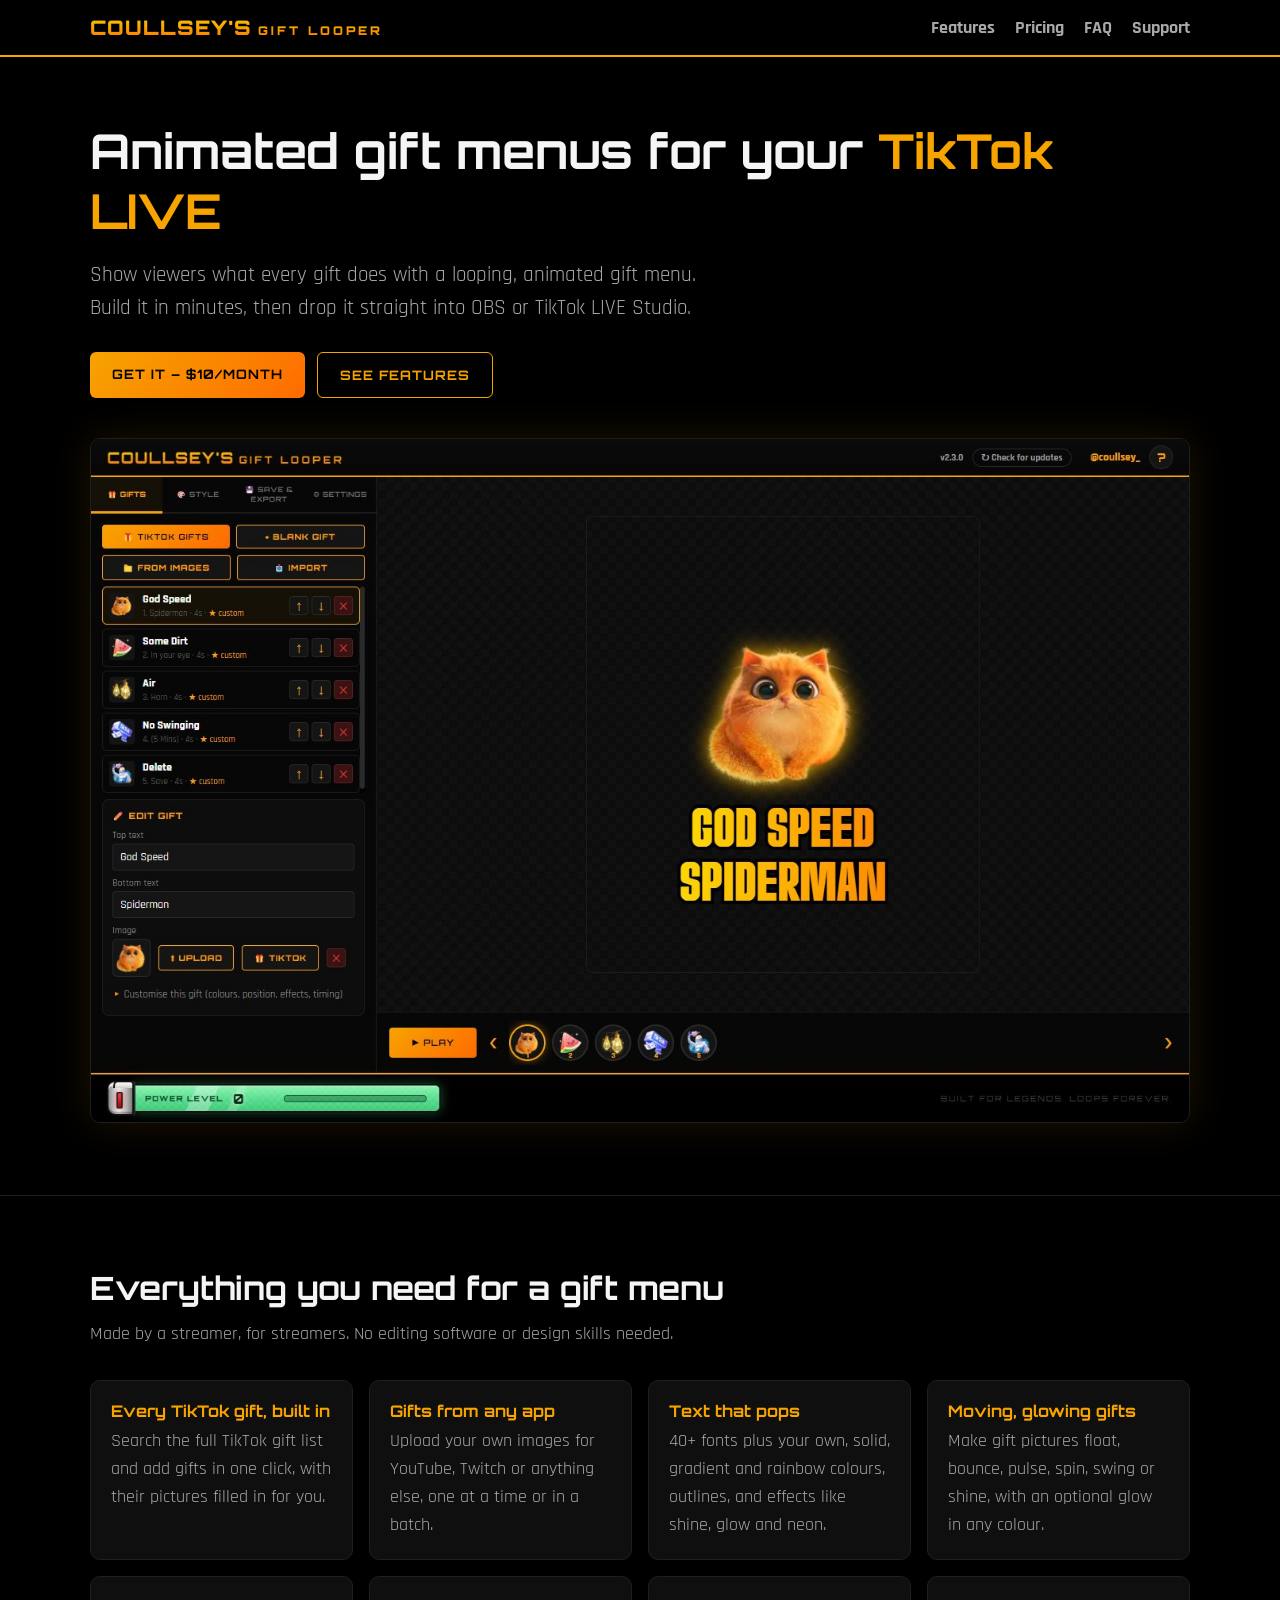
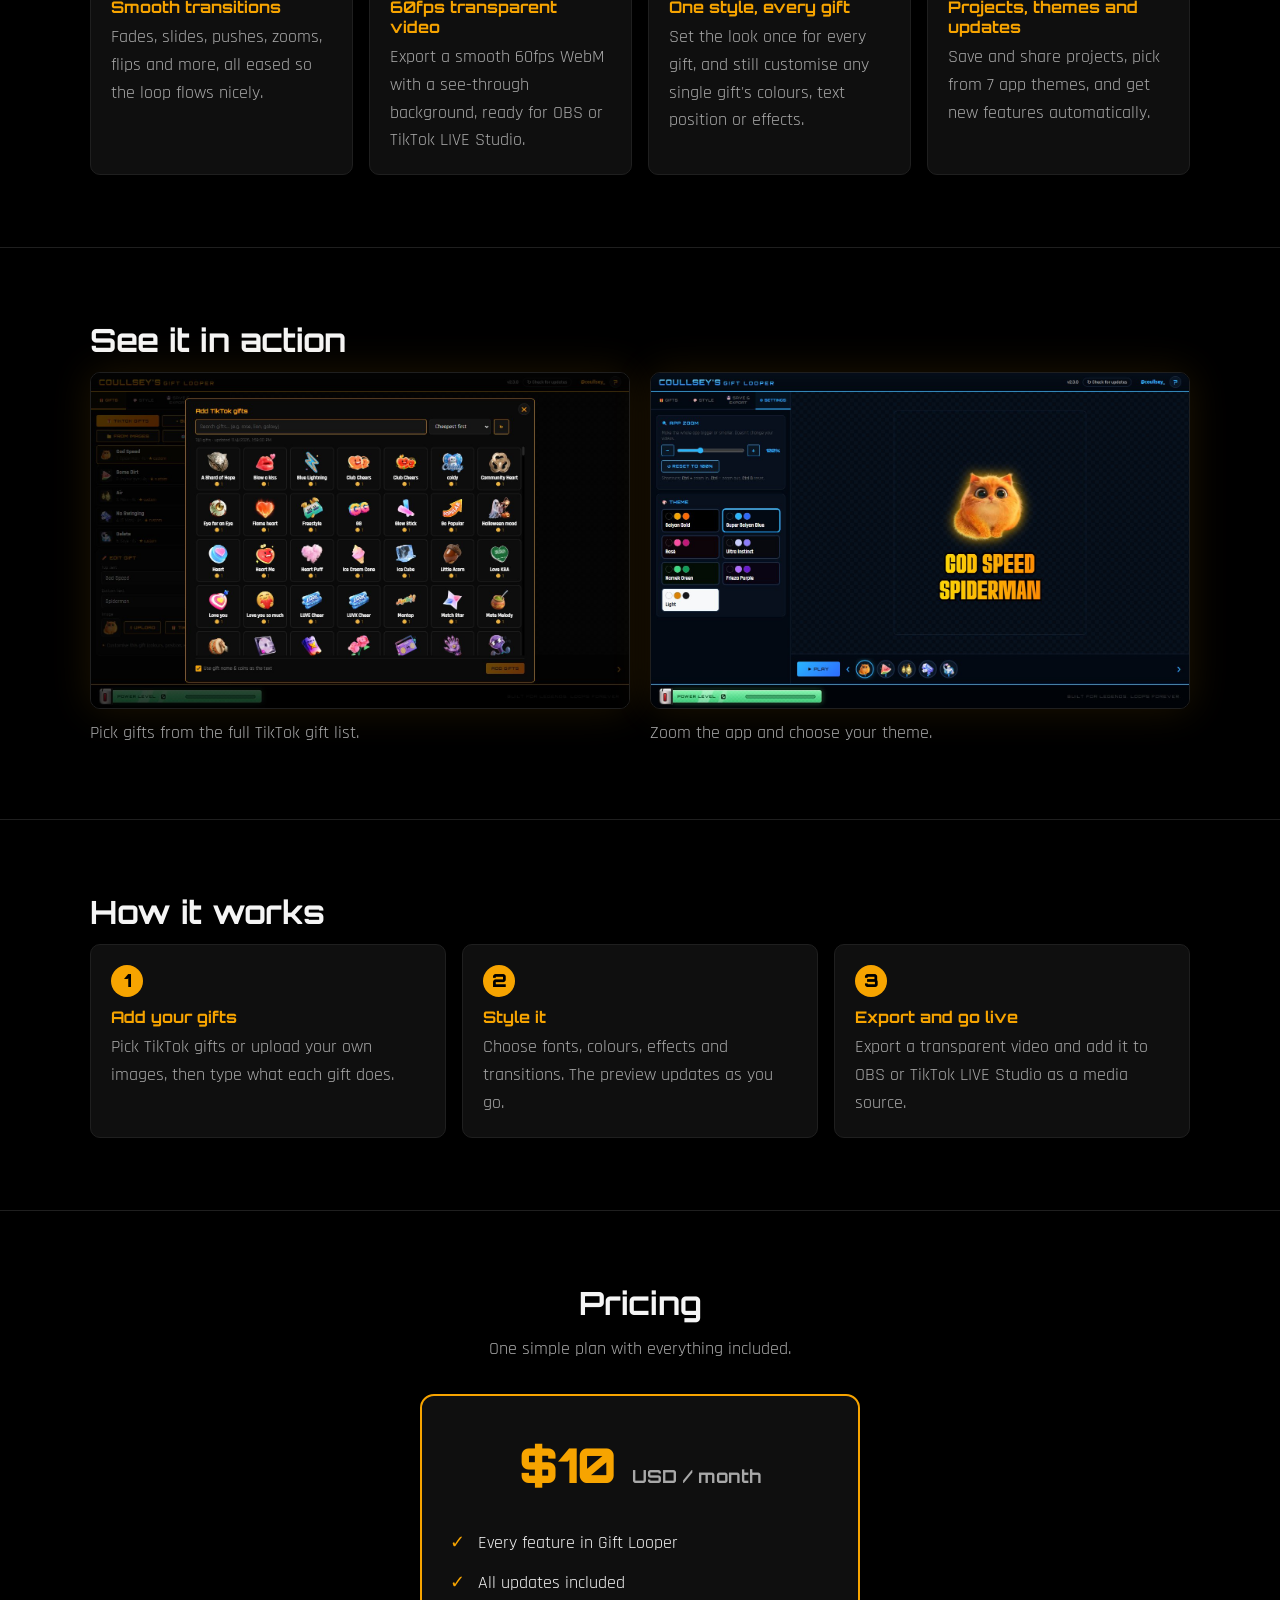
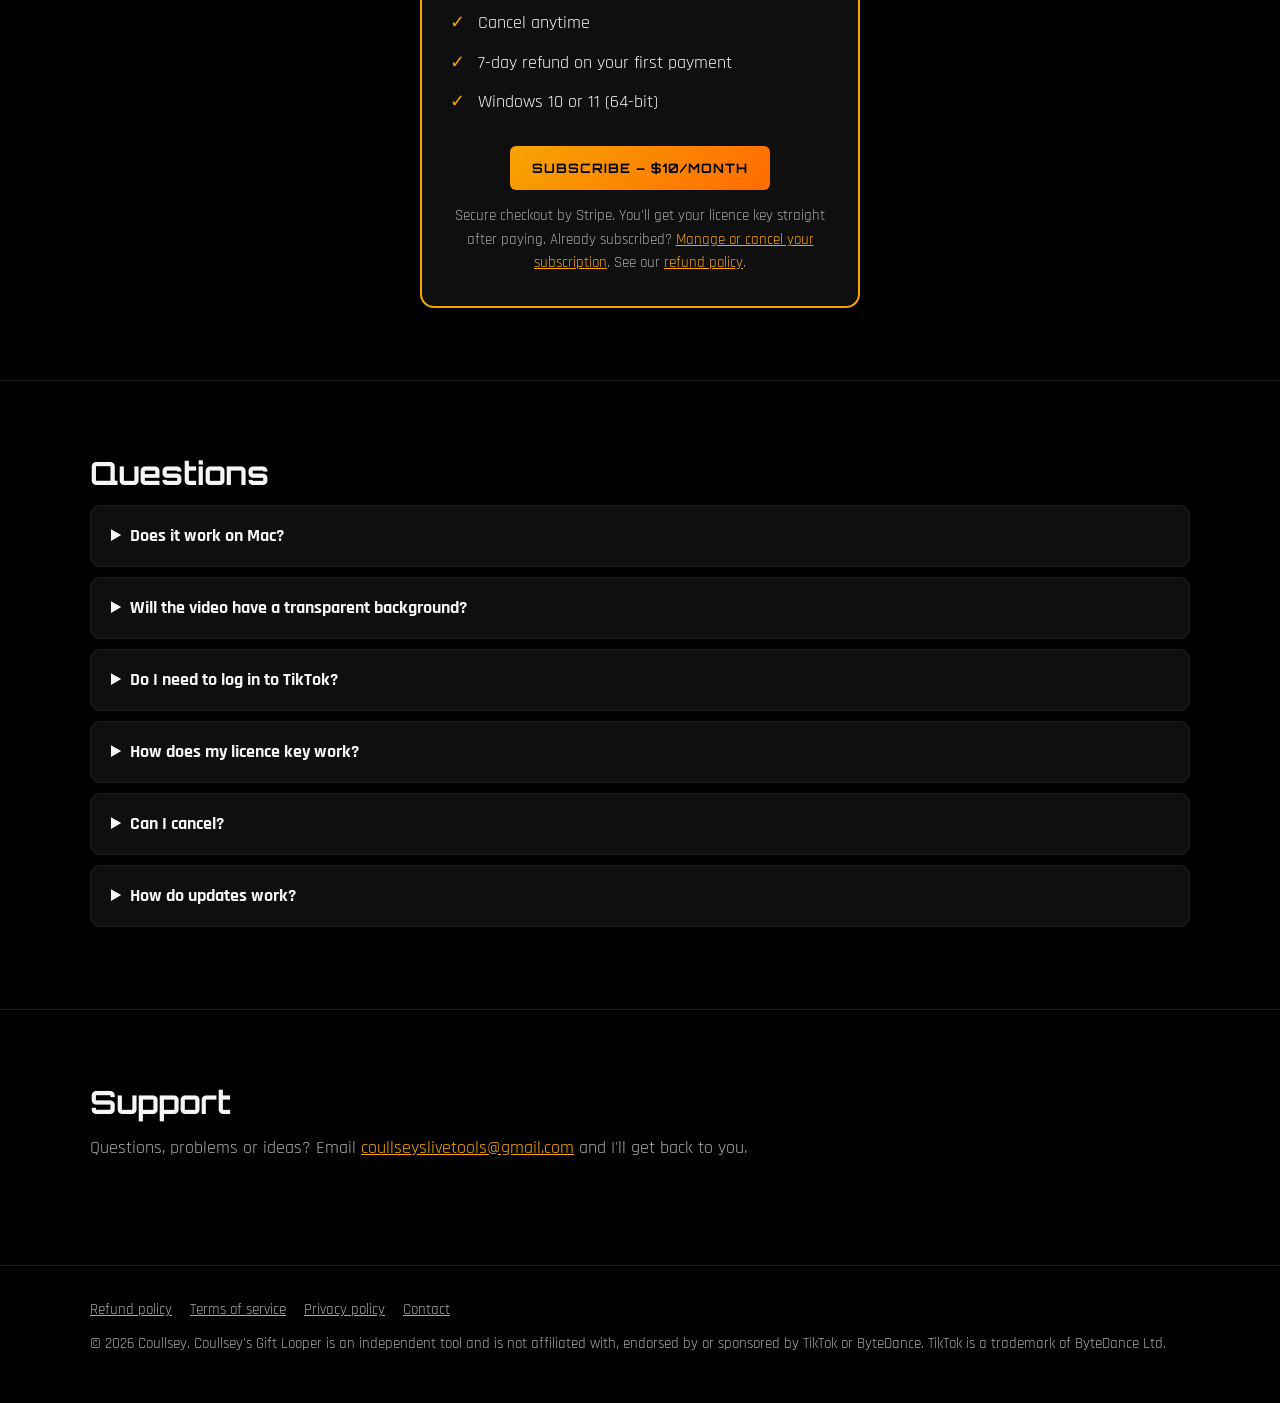
<file: index.html>
<!DOCTYPE html>
<html lang="en">
<head>
    <meta charset="UTF-8">
    <meta name="viewport" content="width=device-width, initial-scale=1.0">
    <title>Coullsey's Gift Looper – Animated gift menus for TikTok LIVE</title>
    <meta name="description" content="Build looping, animated gift menus for your TikTok LIVE and export them as smooth 60fps transparent videos for OBS or TikTok LIVE Studio. Windows app by Coullsey.">
    <link rel="icon" href="favicon.ico">
    <link rel="preconnect" href="https://fonts.googleapis.com">
    <link rel="preconnect" href="https://fonts.gstatic.com" crossorigin>
    <link href="https://fonts.googleapis.com/css2?family=Orbitron:wght@700;900&family=Rajdhani:wght@500;700&display=swap" rel="stylesheet">
    <link rel="stylesheet" href="style.css">
</head>
<body>
    <header class="site-header">
        <div class="wrap">
            <a class="logo" href="./">COULLSEY'S<span>GIFT LOOPER</span></a>
            <nav class="nav">
                <a href="#features">Features</a>
                <a href="#pricing">Pricing</a>
                <a href="#faq">FAQ</a>
                <a href="#support">Support</a>
            </nav>
        </div>
    </header>

    <main>
        <section class="hero">
            <div class="wrap">
                <h1>Animated gift menus for your <em>TikTok LIVE</em></h1>
                <p class="lead">Show viewers what every gift does with a looping, animated gift menu. Build it in minutes, then drop it straight into OBS or TikTok LIVE Studio.</p>
                <div class="cta">
                    <a class="btn btn-gold" href="#pricing">Get it – $10/month</a>
                    <a class="btn btn-outline" href="#features">See features</a>
                </div>
                <div class="shot"><img src="img/main.jpg" alt="Gift Looper showing a gift list on the left and a glowing animated gift with bold text in the preview" width="1384" height="861"></div>
            </div>
        </section>

        <section id="features">
            <div class="wrap">
                <h2>Everything you need for a gift menu</h2>
                <p class="section-intro">Made by a streamer, for streamers. No editing software or design skills needed.</p>
                <div class="features">
                    <div class="feature"><h3>Every TikTok gift, built in</h3><p>Search the full TikTok gift list and add gifts in one click, with their pictures filled in for you.</p></div>
                    <div class="feature"><h3>Gifts from any app</h3><p>Upload your own images for YouTube, Twitch or anything else, one at a time or in a batch.</p></div>
                    <div class="feature"><h3>Text that pops</h3><p>40+ fonts plus your own, solid, gradient and rainbow colours, outlines, and effects like shine, glow and neon.</p></div>
                    <div class="feature"><h3>Moving, glowing gifts</h3><p>Make gift pictures float, bounce, pulse, spin, swing or shine, with an optional glow in any colour.</p></div>
                    <div class="feature"><h3>Smooth transitions</h3><p>Fades, slides, pushes, zooms, flips and more, all eased so the loop flows nicely.</p></div>
                    <div class="feature"><h3>60fps transparent video</h3><p>Export a smooth 60fps WebM with a see-through background, ready for OBS or TikTok LIVE Studio.</p></div>
                    <div class="feature"><h3>One style, every gift</h3><p>Set the look once for every gift, and still customise any single gift's colours, text position or effects.</p></div>
                    <div class="feature"><h3>Projects, themes and updates</h3><p>Save and share projects, pick from 7 app themes, and get new features automatically.</p></div>
                </div>
            </div>
        </section>

        <section id="screenshots">
            <div class="wrap">
                <h2>See it in action</h2>
                <div class="gallery">
                    <figure><div class="shot"><img src="img/picker.jpg" alt="The TikTok gift picker showing a searchable grid of gifts with coin prices" loading="lazy" width="1384" height="861"></div><figcaption>Pick gifts from the full TikTok gift list.</figcaption></figure>
                    <figure><div class="shot"><img src="img/themes.jpg" alt="The settings tab with app zoom and seven colour themes, using a blue theme" loading="lazy" width="1384" height="861"></div><figcaption>Zoom the app and choose your theme.</figcaption></figure>
                </div>
            </div>
        </section>

        <section id="how">
            <div class="wrap">
                <h2>How it works</h2>
                <div class="steps">
                    <div class="step"><h3>Add your gifts</h3><p>Pick TikTok gifts or upload your own images, then type what each gift does.</p></div>
                    <div class="step"><h3>Style it</h3><p>Choose fonts, colours, effects and transitions. The preview updates as you go.</p></div>
                    <div class="step"><h3>Export and go live</h3><p>Export a transparent video and add it to OBS or TikTok LIVE Studio as a media source.</p></div>
                </div>
            </div>
        </section>

        <section id="pricing">
            <div class="wrap">
                <h2 style="text-align:center;">Pricing</h2>
                <p class="section-intro" style="text-align:center; margin-left:auto; margin-right:auto;">One simple plan with everything included.</p>
                <div class="price-card">
                    <div class="price">$10 <small>USD / month</small></div>
                    <ul>
                        <li>Every feature in Gift Looper</li>
                        <li>All updates included</li>
                        <li>Cancel anytime</li>
                        <li>7-day refund on your first payment</li>
                        <li>Windows 10 or 11 (64-bit)</li>
                    </ul>
                    <a class="btn btn-gold" href="https://gift-looper-licence.coullsey.workers.dev/buy">Subscribe – $10/month</a>
                    <p class="fine">Secure checkout by Stripe. You'll get your licence key straight after paying. Already subscribed? <a href="https://billing.stripe.com/p/login/28E5kE1xI0FE8WI6QI3Nm00">Manage or cancel your subscription</a>. See our <a href="refund-policy.html">refund policy</a>.</p>
                </div>
            </div>
        </section>

        <section id="faq" class="faq">
            <div class="wrap">
                <h2>Questions</h2>
                <details><summary>Does it work on Mac?</summary><p>Not at the moment. Gift Looper is a Windows app (Windows 10 or 11, 64-bit).</p></details>
                <details><summary>Will the video have a transparent background?</summary><p>Yes. Exports are WebM videos with a see-through background, so only your gifts and text show on stream.</p></details>
                <details><summary>Do I need to log in to TikTok?</summary><p>No. Gift Looper never asks for your TikTok login. It only loads the public gift list and pictures.</p></details>
                <details><summary>How does my licence key work?</summary><p>Straight after you subscribe you'll see your licence key. Open Gift Looper, paste it in and press Activate. A key works on one PC at a time. To move to a new PC, open Settings → Licence → "Remove from this PC" on the old one, or email us.</p></details>
                <details><summary>Can I cancel?</summary><p>Yes, anytime, from <a href="https://billing.stripe.com/p/login/28E5kE1xI0FE8WI6QI3Nm00">your subscription page</a>. You keep access until the end of the month you've paid for, and you won't be charged again.</p></details>
                <details><summary>How do updates work?</summary><p>The app checks for new versions when it opens. When an update is ready, a button appears to restart and install it.</p></details>
            </div>
        </section>

        <section id="support">
            <div class="wrap">
                <h2>Support</h2>
                <p class="section-intro">Questions, problems or ideas? Email <a href="mailto:coullseyslivetools@gmail.com">coullseyslivetools@gmail.com</a> and I'll get back to you.</p>
            </div>
        </section>
    </main>

    <footer class="site-footer">
        <div class="wrap">
            <div class="links">
                <a href="refund-policy.html">Refund policy</a>
                <a href="terms.html">Terms of service</a>
                <a href="privacy.html">Privacy policy</a>
                <a href="mailto:coullseyslivetools@gmail.com">Contact</a>
            </div>
            <p>© 2026 Coullsey. Coullsey's Gift Looper is an independent tool and is not affiliated with, endorsed by or sponsored by TikTok or ByteDance. TikTok is a trademark of ByteDance Ltd.</p>
        </div>
    </footer>
</body>
</html>
</file>
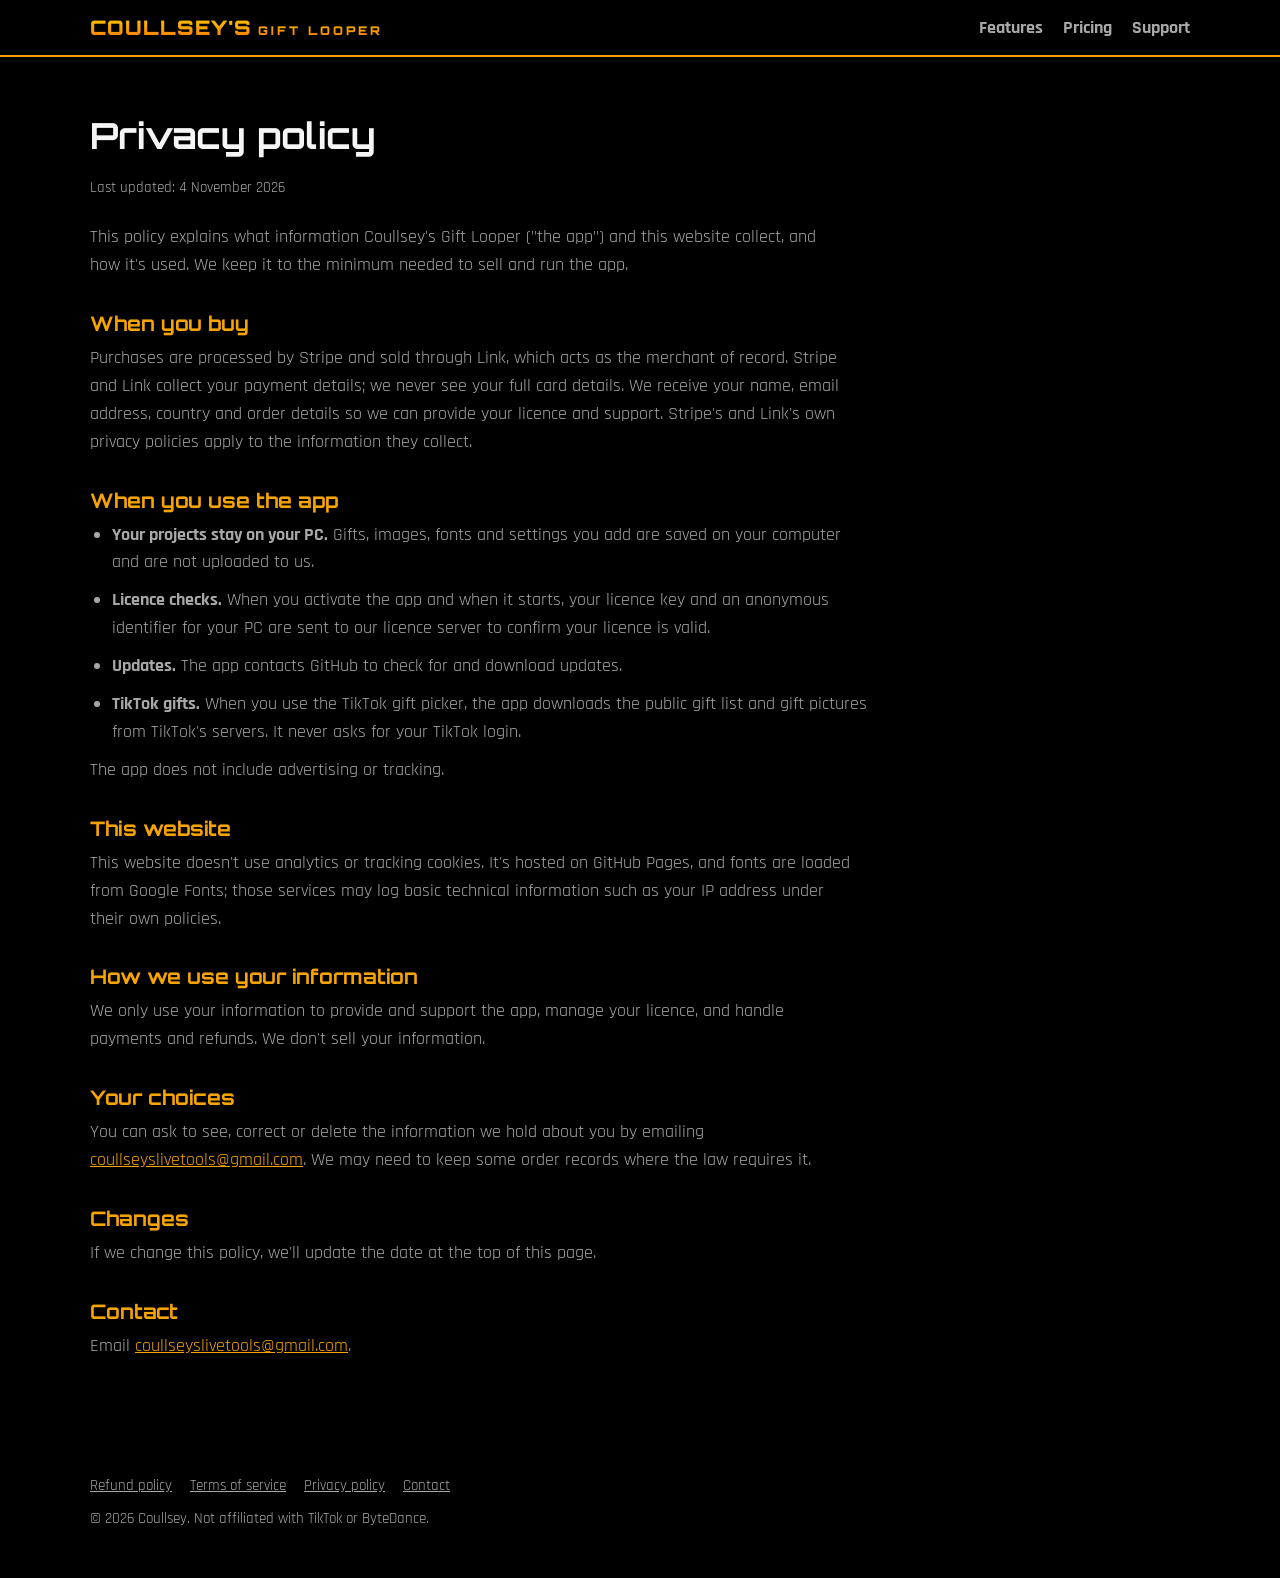
<file: privacy.html>
<!DOCTYPE html>
<html lang="en">
<head>
    <meta charset="UTF-8">
    <meta name="viewport" content="width=device-width, initial-scale=1.0">
    <title>Privacy policy – Coullsey's Gift Looper</title>
    <link rel="icon" href="favicon.ico">
    <link rel="preconnect" href="https://fonts.googleapis.com">
    <link rel="preconnect" href="https://fonts.gstatic.com" crossorigin>
    <link href="https://fonts.googleapis.com/css2?family=Orbitron:wght@700;900&family=Rajdhani:wght@500;700&display=swap" rel="stylesheet">
    <link rel="stylesheet" href="style.css">
</head>
<body>
    <header class="site-header">
        <div class="wrap">
            <a class="logo" href="./">COULLSEY'S<span>GIFT LOOPER</span></a>
            <nav class="nav"><a href="./#features">Features</a><a href="./#pricing">Pricing</a><a href="./#support">Support</a></nav>
        </div>
    </header>

    <main class="policy">
        <div class="wrap">
            <h1>Privacy policy</h1>
            <p class="updated">Last updated: 4 November 2026</p>

            <p>This policy explains what information Coullsey's Gift Looper ("the app") and this website collect, and how it's used. We keep it to the minimum needed to sell and run the app.</p>

            <h2>When you buy</h2>
            <p>Purchases are processed by Stripe and sold through Link, which acts as the merchant of record. Stripe and Link collect your payment details; we never see your full card details. We receive your name, email address, country and order details so we can provide your licence and support. Stripe's and Link's own privacy policies apply to the information they collect.</p>

            <h2>When you use the app</h2>
            <ul>
                <li><b>Your projects stay on your PC.</b> Gifts, images, fonts and settings you add are saved on your computer and are not uploaded to us.</li>
                <li><b>Licence checks.</b> When you activate the app and when it starts, your licence key and an anonymous identifier for your PC are sent to our licence server to confirm your licence is valid.</li>
                <li><b>Updates.</b> The app contacts GitHub to check for and download updates.</li>
                <li><b>TikTok gifts.</b> When you use the TikTok gift picker, the app downloads the public gift list and gift pictures from TikTok's servers. It never asks for your TikTok login.</li>
            </ul>
            <p>The app does not include advertising or tracking.</p>

            <h2>This website</h2>
            <p>This website doesn't use analytics or tracking cookies. It's hosted on GitHub Pages, and fonts are loaded from Google Fonts; those services may log basic technical information such as your IP address under their own policies.</p>

            <h2>How we use your information</h2>
            <p>We only use your information to provide and support the app, manage your licence, and handle payments and refunds. We don't sell your information.</p>

            <h2>Your choices</h2>
            <p>You can ask to see, correct or delete the information we hold about you by emailing <a href="mailto:coullseyslivetools@gmail.com">coullseyslivetools@gmail.com</a>. We may need to keep some order records where the law requires it.</p>

            <h2>Changes</h2>
            <p>If we change this policy, we'll update the date at the top of this page.</p>

            <h2>Contact</h2>
            <p>Email <a href="mailto:coullseyslivetools@gmail.com">coullseyslivetools@gmail.com</a>.</p>
        </div>
    </main>

    <footer class="site-footer">
        <div class="wrap">
            <div class="links"><a href="refund-policy.html">Refund policy</a><a href="terms.html">Terms of service</a><a href="privacy.html">Privacy policy</a><a href="mailto:coullseyslivetools@gmail.com">Contact</a></div>
            <p>© 2026 Coullsey. Not affiliated with TikTok or ByteDance.</p>
        </div>
    </footer>
</body>
</html>
</file>
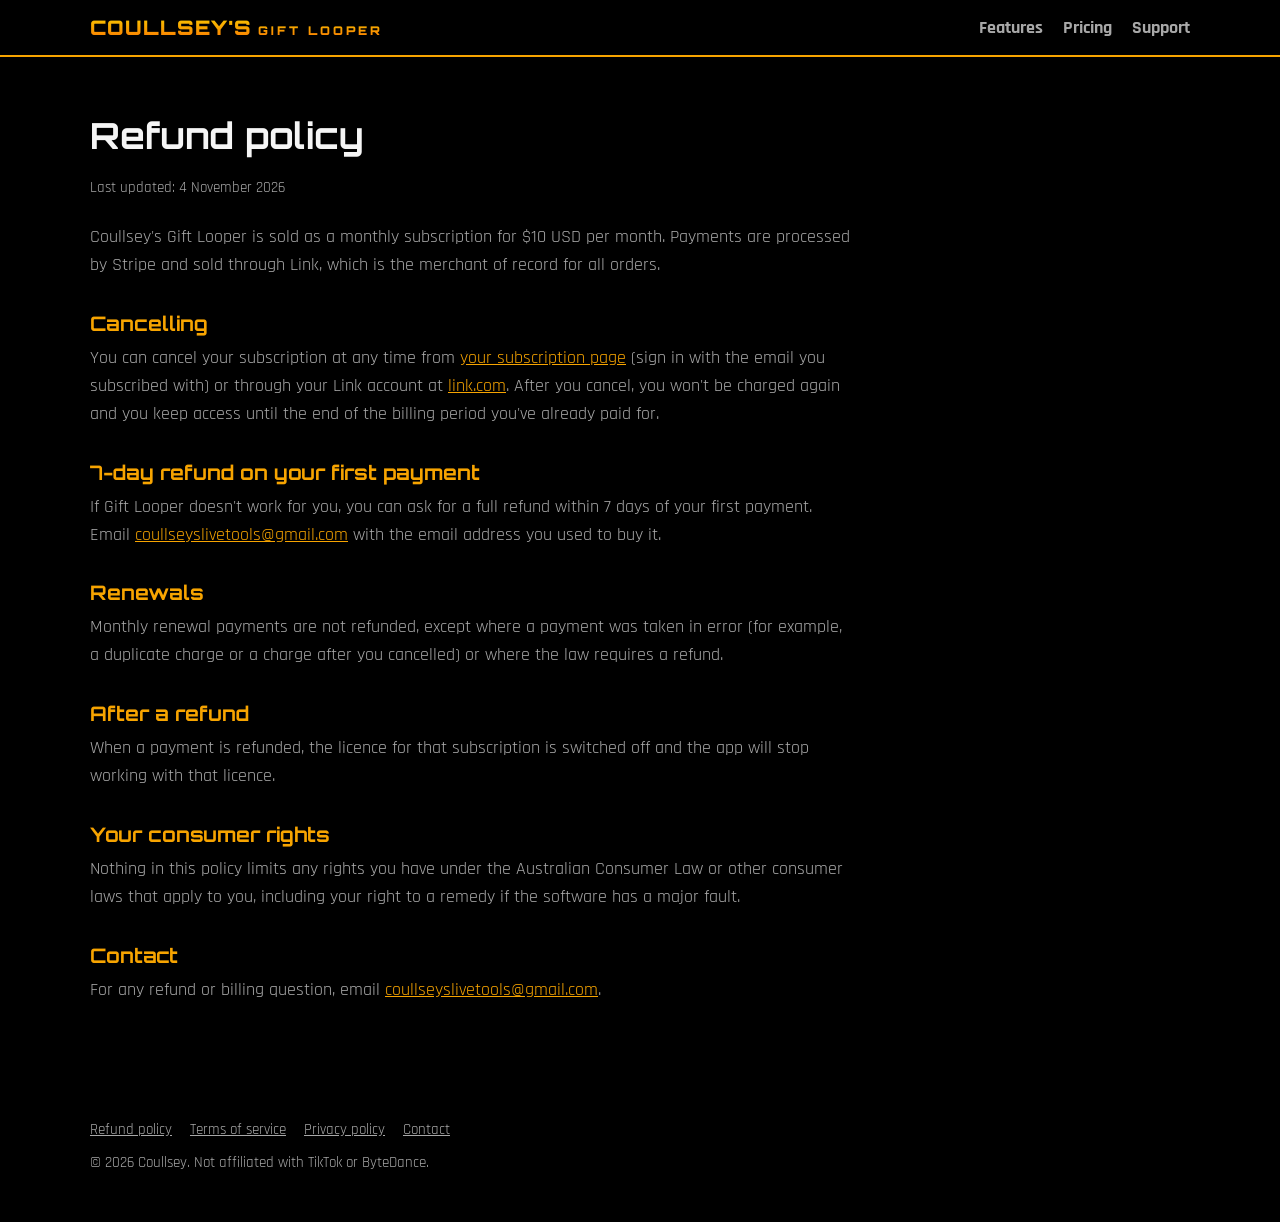
<file: refund-policy.html>
<!DOCTYPE html>
<html lang="en">
<head>
    <meta charset="UTF-8">
    <meta name="viewport" content="width=device-width, initial-scale=1.0">
    <title>Refund policy – Coullsey's Gift Looper</title>
    <link rel="icon" href="favicon.ico">
    <link rel="preconnect" href="https://fonts.googleapis.com">
    <link rel="preconnect" href="https://fonts.gstatic.com" crossorigin>
    <link href="https://fonts.googleapis.com/css2?family=Orbitron:wght@700;900&family=Rajdhani:wght@500;700&display=swap" rel="stylesheet">
    <link rel="stylesheet" href="style.css">
</head>
<body>
    <header class="site-header">
        <div class="wrap">
            <a class="logo" href="./">COULLSEY'S<span>GIFT LOOPER</span></a>
            <nav class="nav"><a href="./#features">Features</a><a href="./#pricing">Pricing</a><a href="./#support">Support</a></nav>
        </div>
    </header>

    <main class="policy">
        <div class="wrap">
            <h1>Refund policy</h1>
            <p class="updated">Last updated: 4 November 2026</p>

            <p>Coullsey's Gift Looper is sold as a monthly subscription for $10 USD per month. Payments are processed by Stripe and sold through Link, which is the merchant of record for all orders.</p>

            <h2>Cancelling</h2>
            <p>You can cancel your subscription at any time from <a href="https://billing.stripe.com/p/login/28E5kE1xI0FE8WI6QI3Nm00">your subscription page</a> (sign in with the email you subscribed with) or through your Link account at <a href="https://link.com">link.com</a>. After you cancel, you won't be charged again and you keep access until the end of the billing period you've already paid for.</p>

            <h2>7-day refund on your first payment</h2>
            <p>If Gift Looper doesn't work for you, you can ask for a full refund within 7 days of your first payment. Email <a href="mailto:coullseyslivetools@gmail.com">coullseyslivetools@gmail.com</a> with the email address you used to buy it.</p>

            <h2>Renewals</h2>
            <p>Monthly renewal payments are not refunded, except where a payment was taken in error (for example, a duplicate charge or a charge after you cancelled) or where the law requires a refund.</p>

            <h2>After a refund</h2>
            <p>When a payment is refunded, the licence for that subscription is switched off and the app will stop working with that licence.</p>

            <h2>Your consumer rights</h2>
            <p>Nothing in this policy limits any rights you have under the Australian Consumer Law or other consumer laws that apply to you, including your right to a remedy if the software has a major fault.</p>

            <h2>Contact</h2>
            <p>For any refund or billing question, email <a href="mailto:coullseyslivetools@gmail.com">coullseyslivetools@gmail.com</a>.</p>
        </div>
    </main>

    <footer class="site-footer">
        <div class="wrap">
            <div class="links"><a href="refund-policy.html">Refund policy</a><a href="terms.html">Terms of service</a><a href="privacy.html">Privacy policy</a><a href="mailto:coullseyslivetools@gmail.com">Contact</a></div>
            <p>© 2026 Coullsey. Not affiliated with TikTok or ByteDance.</p>
        </div>
    </footer>
</body>
</html>
</file>
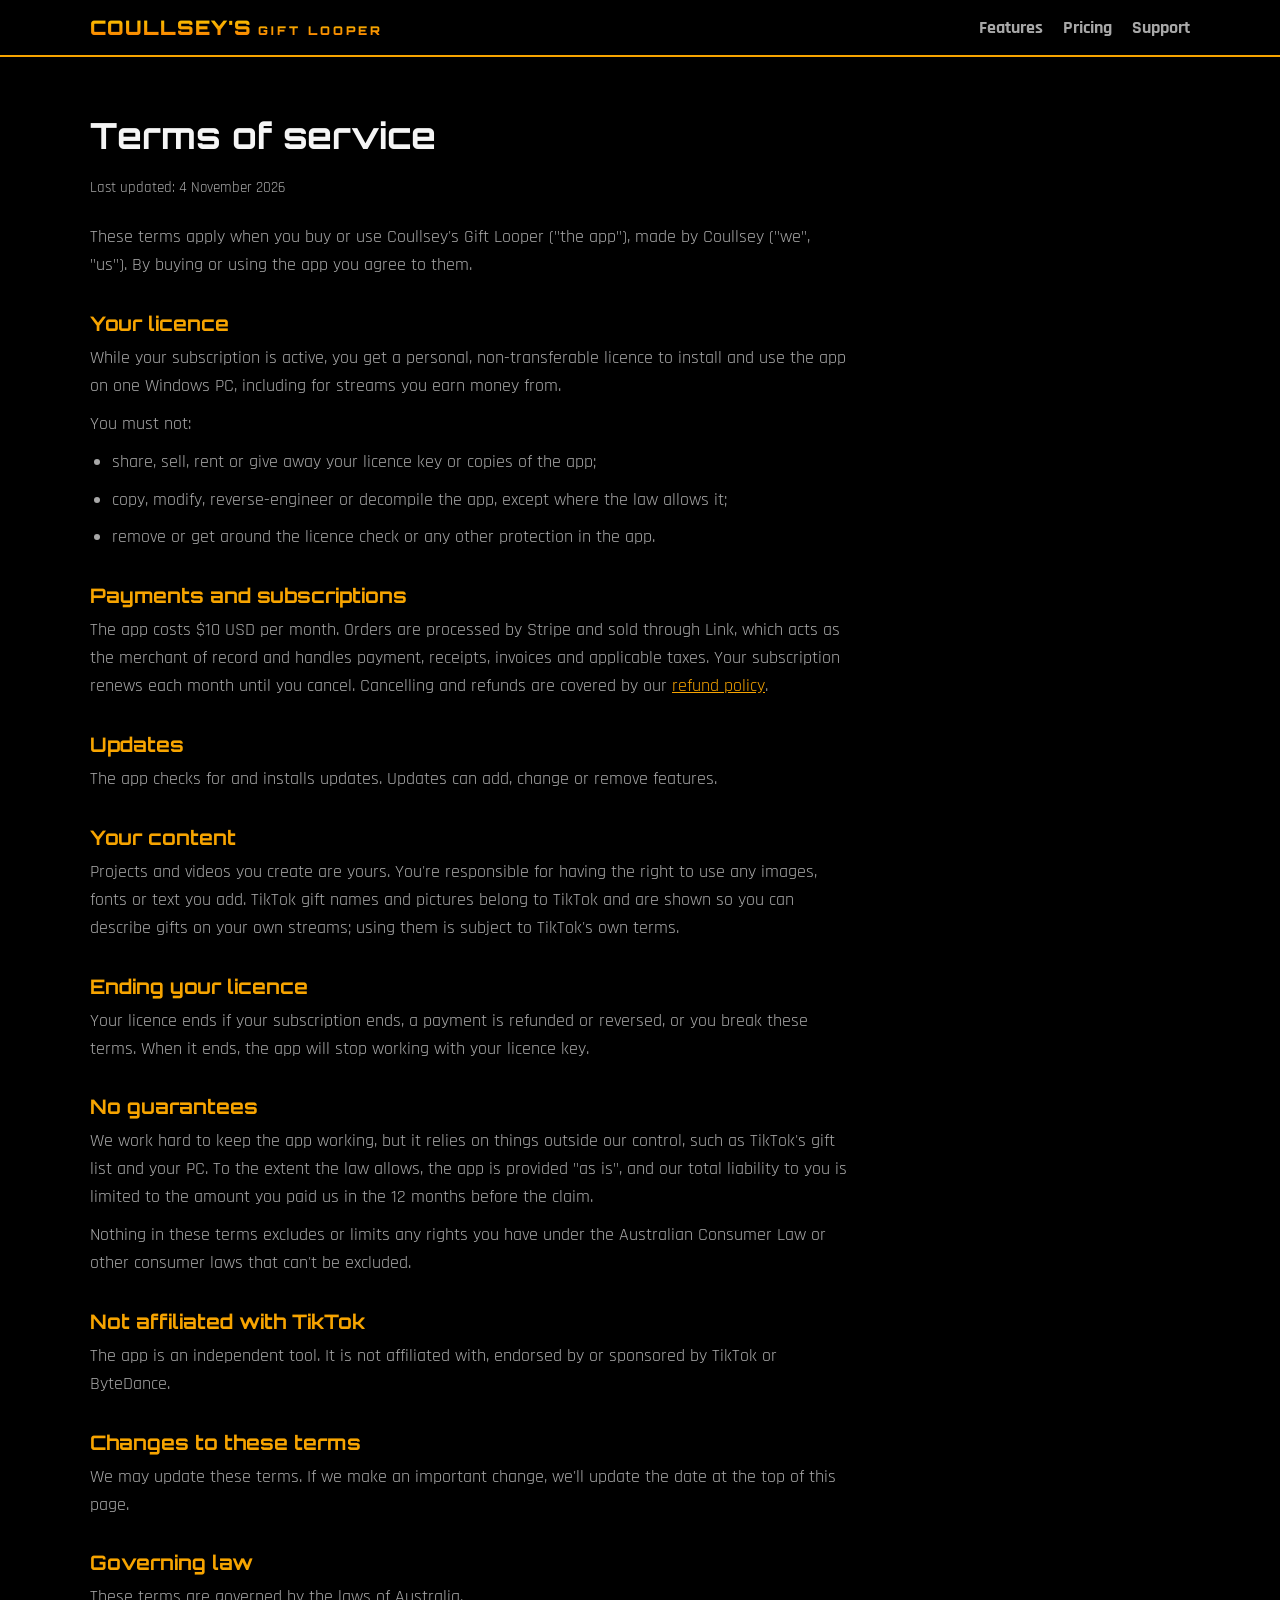
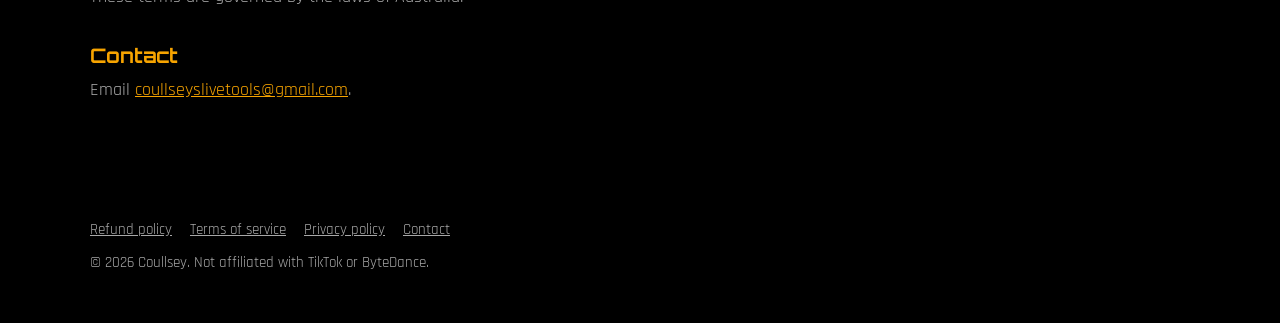
<file: terms.html>
<!DOCTYPE html>
<html lang="en">
<head>
    <meta charset="UTF-8">
    <meta name="viewport" content="width=device-width, initial-scale=1.0">
    <title>Terms of service – Coullsey's Gift Looper</title>
    <link rel="icon" href="favicon.ico">
    <link rel="preconnect" href="https://fonts.googleapis.com">
    <link rel="preconnect" href="https://fonts.gstatic.com" crossorigin>
    <link href="https://fonts.googleapis.com/css2?family=Orbitron:wght@700;900&family=Rajdhani:wght@500;700&display=swap" rel="stylesheet">
    <link rel="stylesheet" href="style.css">
</head>
<body>
    <header class="site-header">
        <div class="wrap">
            <a class="logo" href="./">COULLSEY'S<span>GIFT LOOPER</span></a>
            <nav class="nav"><a href="./#features">Features</a><a href="./#pricing">Pricing</a><a href="./#support">Support</a></nav>
        </div>
    </header>

    <main class="policy">
        <div class="wrap">
            <h1>Terms of service</h1>
            <p class="updated">Last updated: 4 November 2026</p>

            <p>These terms apply when you buy or use Coullsey's Gift Looper ("the app"), made by Coullsey ("we", "us"). By buying or using the app you agree to them.</p>

            <h2>Your licence</h2>
            <p>While your subscription is active, you get a personal, non-transferable licence to install and use the app on one Windows PC, including for streams you earn money from.</p>
            <p>You must not:</p>
            <ul>
                <li>share, sell, rent or give away your licence key or copies of the app;</li>
                <li>copy, modify, reverse-engineer or decompile the app, except where the law allows it;</li>
                <li>remove or get around the licence check or any other protection in the app.</li>
            </ul>

            <h2>Payments and subscriptions</h2>
            <p>The app costs $10 USD per month. Orders are processed by Stripe and sold through Link, which acts as the merchant of record and handles payment, receipts, invoices and applicable taxes. Your subscription renews each month until you cancel. Cancelling and refunds are covered by our <a href="refund-policy.html">refund policy</a>.</p>

            <h2>Updates</h2>
            <p>The app checks for and installs updates. Updates can add, change or remove features.</p>

            <h2>Your content</h2>
            <p>Projects and videos you create are yours. You're responsible for having the right to use any images, fonts or text you add. TikTok gift names and pictures belong to TikTok and are shown so you can describe gifts on your own streams; using them is subject to TikTok's own terms.</p>

            <h2>Ending your licence</h2>
            <p>Your licence ends if your subscription ends, a payment is refunded or reversed, or you break these terms. When it ends, the app will stop working with your licence key.</p>

            <h2>No guarantees</h2>
            <p>We work hard to keep the app working, but it relies on things outside our control, such as TikTok's gift list and your PC. To the extent the law allows, the app is provided "as is", and our total liability to you is limited to the amount you paid us in the 12 months before the claim.</p>
            <p>Nothing in these terms excludes or limits any rights you have under the Australian Consumer Law or other consumer laws that can't be excluded.</p>

            <h2>Not affiliated with TikTok</h2>
            <p>The app is an independent tool. It is not affiliated with, endorsed by or sponsored by TikTok or ByteDance.</p>

            <h2>Changes to these terms</h2>
            <p>We may update these terms. If we make an important change, we'll update the date at the top of this page.</p>

            <h2>Governing law</h2>
            <p>These terms are governed by the laws of Australia.</p>

            <h2>Contact</h2>
            <p>Email <a href="mailto:coullseyslivetools@gmail.com">coullseyslivetools@gmail.com</a>.</p>
        </div>
    </main>

    <footer class="site-footer">
        <div class="wrap">
            <div class="links"><a href="refund-policy.html">Refund policy</a><a href="terms.html">Terms of service</a><a href="privacy.html">Privacy policy</a><a href="mailto:coullseyslivetools@gmail.com">Contact</a></div>
            <p>© 2026 Coullsey. Not affiliated with TikTok or ByteDance.</p>
        </div>
    </footer>
</body>
</html>
</file>
<file: style.css>
:root {
    --bg: #000000;
    --bg-2: #0a0a0a;
    --card: #0f0f0f;
    --border: #1f1f1f;
    --text: #f5f5f5;
    --text-2: #a8a8a8;
    --accent: #f7a400;
    --accent-2: #ff6b00;
    --accent-light: #ffd700;
}
* { margin: 0; padding: 0; box-sizing: border-box; }
html { scroll-behavior: smooth; }
body { font-family: 'Rajdhani', system-ui, sans-serif; font-size: 18px; line-height: 1.55; background: var(--bg); color: var(--text); }
a { color: var(--accent); }
img { max-width: 100%; height: auto; display: block; }
.wrap { width: min(1100px, 100% - 32px); margin: 0 auto; }

/* Header */
.site-header { position: sticky; top: 0; z-index: 10; background: rgba(0,0,0,0.92); border-bottom: 2px solid var(--accent); backdrop-filter: blur(6px); }
.site-header .wrap { display: flex; align-items: center; justify-content: space-between; gap: 16px; padding: 12px 0; }
.logo { font-family: 'Orbitron', sans-serif; font-weight: 900; font-size: 20px; letter-spacing: 1px; text-decoration: none; background: linear-gradient(to bottom, var(--accent-light), var(--accent), var(--accent-2)); -webkit-background-clip: text; background-clip: text; -webkit-text-fill-color: transparent; white-space: nowrap; }
.logo span { font-size: 12px; letter-spacing: 3px; margin-left: 6px; }
.nav { display: flex; gap: 20px; flex-wrap: wrap; }
.nav a { color: var(--text-2); text-decoration: none; font-weight: 700; }
.nav a:hover { color: var(--accent); }

/* Buttons */
.btn { display: inline-block; padding: 12px 22px; border-radius: 6px; font-family: 'Orbitron', sans-serif; font-size: 13px; font-weight: 700; letter-spacing: 1px; text-transform: uppercase; text-decoration: none; border: none; cursor: pointer; }
.btn-gold { background: linear-gradient(135deg, var(--accent), var(--accent-2)); color: #000; }
.btn-gold:hover { box-shadow: 0 0 18px rgba(247,164,0,0.45); }
.btn-outline { color: var(--accent); border: 1px solid var(--accent); background: transparent; }
.btn-outline:hover { background: var(--accent); color: #000; }
.btn[aria-disabled="true"] { opacity: 0.55; cursor: not-allowed; box-shadow: none; }

/* Sections */
section { padding: 72px 0; border-bottom: 1px solid var(--border); }
h1, h2, h3 { font-family: 'Orbitron', sans-serif; line-height: 1.25; }
h1 { font-size: clamp(30px, 5vw, 48px); margin-bottom: 18px; }
h1 em { font-style: normal; color: var(--accent); }
h2 { font-size: clamp(24px, 3.5vw, 32px); margin-bottom: 12px; }
h3 { font-size: 16px; margin-bottom: 6px; color: var(--accent); }
.lead { font-size: 21px; color: var(--text-2); max-width: 640px; }
.section-intro { color: var(--text-2); margin-bottom: 32px; max-width: 680px; }

.hero { padding-top: 64px; }
.hero .cta { display: flex; gap: 12px; flex-wrap: wrap; margin: 28px 0 40px; }
.shot { border: 1px solid var(--border); border-radius: 10px; overflow: hidden; box-shadow: 0 0 40px rgba(247,164,0,0.12); }

.features { display: grid; grid-template-columns: repeat(auto-fit, minmax(240px, 1fr)); gap: 16px; }
.feature { background: var(--card); border: 1px solid var(--border); border-radius: 10px; padding: 20px; }
.feature p { color: var(--text-2); }

.gallery { display: grid; grid-template-columns: repeat(auto-fit, minmax(300px, 1fr)); gap: 20px; }
.gallery figcaption { color: var(--text-2); margin-top: 10px; }

.steps { counter-reset: step; display: grid; grid-template-columns: repeat(auto-fit, minmax(240px, 1fr)); gap: 16px; }
.step { background: var(--card); border: 1px solid var(--border); border-radius: 10px; padding: 20px; }
.step::before { counter-increment: step; content: counter(step); display: inline-flex; align-items: center; justify-content: center; width: 32px; height: 32px; border-radius: 50%; background: var(--accent); color: #000; font-family: 'Orbitron', sans-serif; font-weight: 900; margin-bottom: 10px; }
.step p { color: var(--text-2); }

.price-card { max-width: 440px; margin: 0 auto; text-align: center; background: var(--card); border: 2px solid var(--accent); border-radius: 14px; padding: 32px 28px; }
.price { font-family: 'Orbitron', sans-serif; font-size: 48px; font-weight: 900; color: var(--accent); }
.price small { font-size: 18px; color: var(--text-2); font-weight: 700; }
.price-card ul { list-style: none; text-align: left; margin: 20px 0 24px; }
.price-card li { padding: 6px 0 6px 28px; position: relative; }
.price-card li::before { content: '✓'; position: absolute; left: 0; color: var(--accent); font-weight: 900; }
.fine { font-size: 15px; color: var(--text-2); margin-top: 14px; }

.faq details { background: var(--card); border: 1px solid var(--border); border-radius: 10px; padding: 16px 20px; margin-bottom: 10px; }
.faq summary { cursor: pointer; font-weight: 700; }
.faq details p { color: var(--text-2); margin-top: 8px; }

/* Policy pages */
.policy { padding: 56px 0 72px; }
.policy h1 { font-size: clamp(26px, 4vw, 36px); }
.policy h2 { font-size: 20px; margin: 32px 0 8px; color: var(--accent); }
.policy p, .policy li { color: var(--text-2); margin-bottom: 10px; max-width: 760px; }
.policy ul { padding-left: 22px; }
.policy .updated { color: var(--text-2); font-size: 15px; margin-bottom: 24px; }

/* Footer */
.site-footer { padding: 32px 0 48px; color: var(--text-2); font-size: 15px; }
.site-footer .links { display: flex; gap: 18px; flex-wrap: wrap; margin-bottom: 10px; }
.site-footer .links a { color: var(--text-2); }
.site-footer .links a:hover { color: var(--accent); }

@media (max-width: 640px) {
    body { font-size: 17px; }
    .logo span { display: none; }
    .nav { gap: 14px; font-size: 16px; }
    section { padding: 52px 0; }
}
</file>
